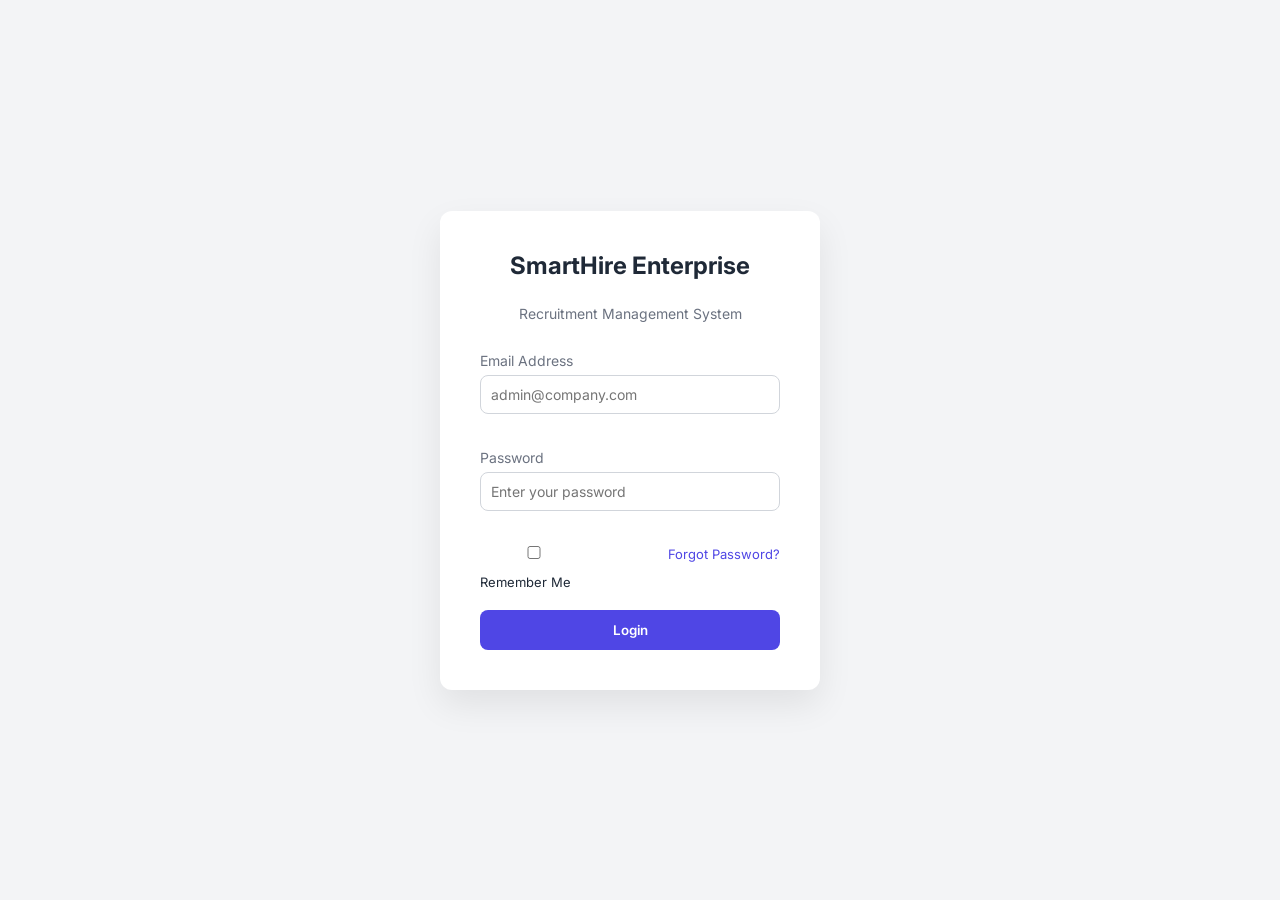
<file: index.html>
<!DOCTYPE html>
<html>
<head>
    <title>SmartHire Enterprise - Login</title>
    <link rel="stylesheet" href="style.css">
</head>
<body class="login-body">

<div class="login-container">

    <div class="login-card">
        <h2 class="logo">SmartHire Enterprise</h2>
        <p class="subtitle">Recruitment Management System</p>

        <form action="dashboard.html">

            <div class="form-group">
                <label>Email Address</label>
                <input type="email" placeholder="admin@company.com" required>
            </div>

            <div class="form-group">
                <label>Password</label>
                <input type="password" placeholder="Enter your password" required>
            </div>

            <div class="login-options">
                <label>
                    <input type="checkbox"> Remember Me
                </label>
                <a href="forgot-password.html">Forgot Password?</a>
            </div>

            <button type="submit" class="login-btn">Login</button>

        </form>

    </div>

</div>

</body>
</html>
</file>
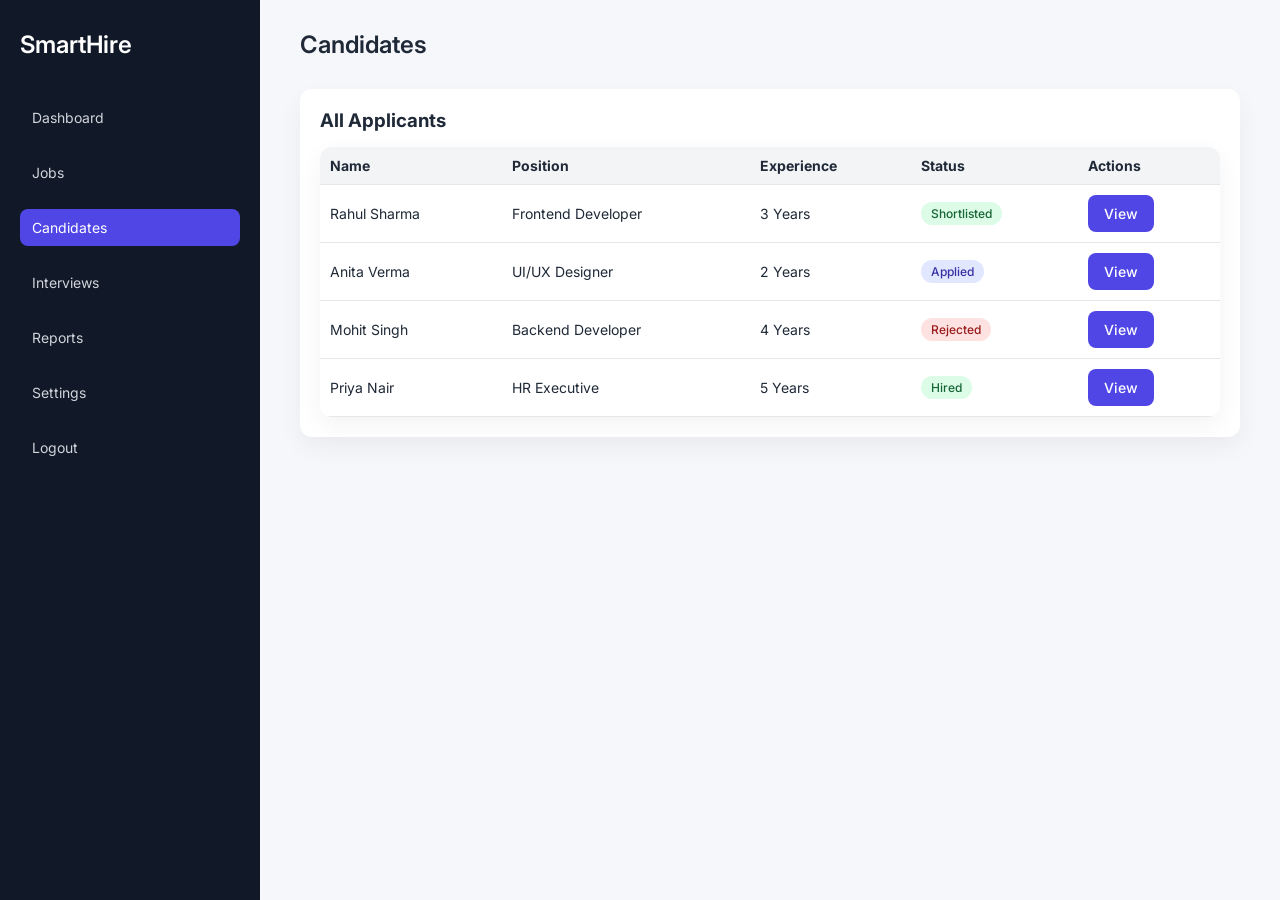
<file: candidates.html>
<!DOCTYPE html>
<html>
<head>
    <title>Candidates - SmartHire Enterprise</title>
    <link rel="stylesheet" href="style.css">
</head>
<body>

<div class="dashboard-layout">

    <!-- SIDEBAR -->
    <div class="sidebar">
        <h2>SmartHire</h2>

        <ul>
            <li><a href="dashboard.html">Dashboard</a></li>
            <li><a href="jobs.html">Jobs</a></li>
            <li><a href="candidates.html" class="active">Candidates</a></li>
            <li><a href="interviews.html">Interviews</a></li>
            <li><a href="reports.html">Reports</a></li>
            <li><a href="settings.html">Settings</a></li>
            <li><a href="index.html">Logout</a></li>
        </ul>
    </div>

    <!-- MAIN -->
    <div class="main-content">

        <div class="topbar">
            <h2>Candidates</h2>
        </div>

        <div class="table-card">
            <h3>All Applicants</h3>

            <table>
                <tr>
                    <th>Name</th>
                    <th>Position</th>
                    <th>Experience</th>
                    <th>Status</th>
                    <th>Actions</th>
                </tr>

                <tr>
                    <td>Rahul Sharma</td>
                    <td>Frontend Developer</td>
                    <td>3 Years</td>
                    <td><span class="status-tag status-open">Shortlisted</span></td>
                    <td>
                        <button class="add-job-btn">View</button>
                    </td>
                </tr>

                <tr>
                    <td>Anita Verma</td>
                    <td>UI/UX Designer</td>
                    <td>2 Years</td>
                    <td><span class="status-tag status-draft">Applied</span></td>
                    <td>
                        <button class="add-job-btn">View</button>
                    </td>
                </tr>

                <tr>
                    <td>Mohit Singh</td>
                    <td>Backend Developer</td>
                    <td>4 Years</td>
                    <td><span class="status-tag status-closed">Rejected</span></td>
                    <td>
                        <button class="add-job-btn">View</button>
                    </td>
                </tr>

                <tr>
                    <td>Priya Nair</td>
                    <td>HR Executive</td>
                    <td>5 Years</td>
                    <td><span class="status-tag status-open">Hired</span></td>
                    <td>
                        <button class="add-job-btn">View</button>
                    </td>
                </tr>

            </table>
        </div>

    </div>

</div>

</body>
</html>
</file>
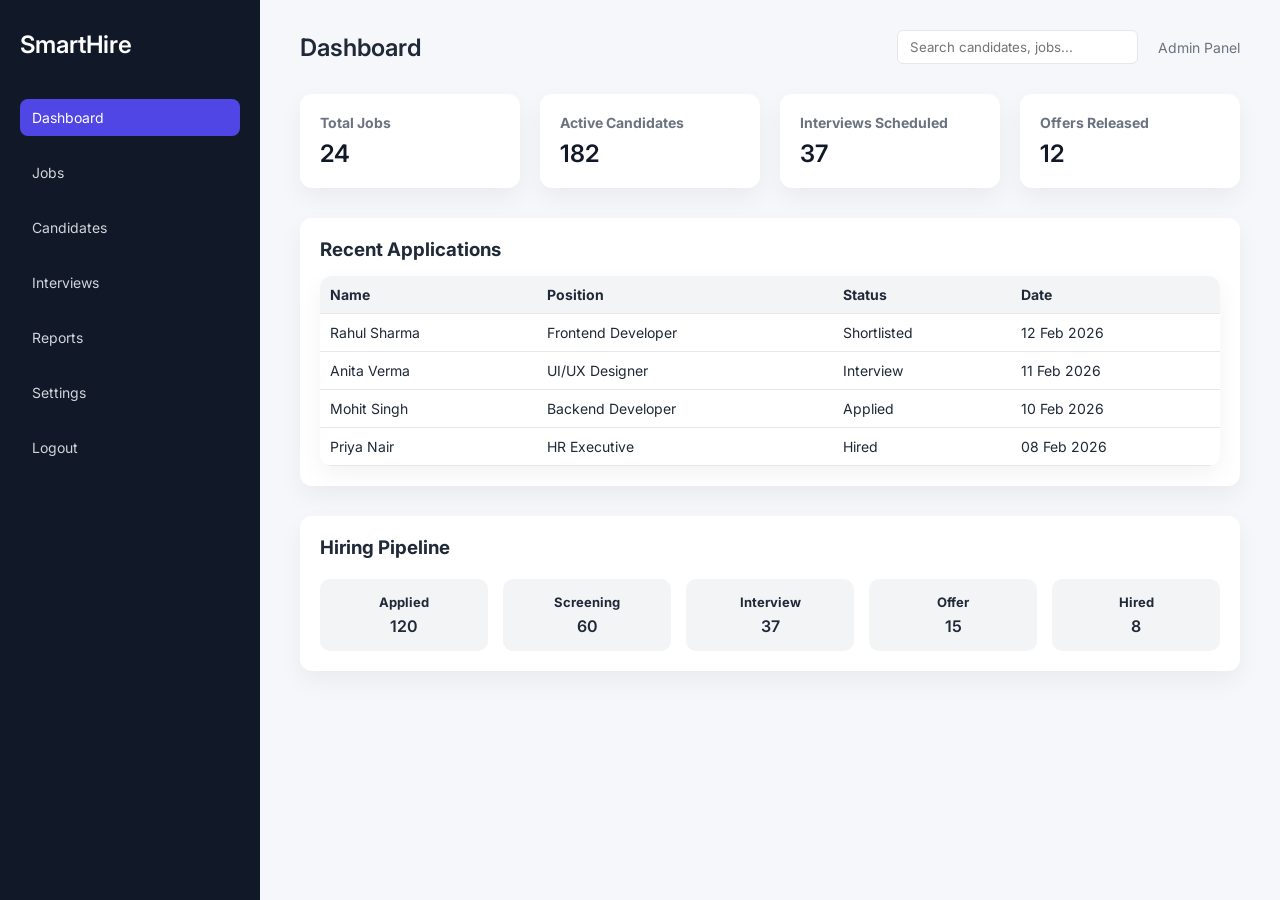
<file: dashboard.html>
<!DOCTYPE html>
<html>
<head>
    <title>Dashboard - SmartHire Enterprise</title>
    <link rel="stylesheet" href="style.css">
</head>
<body>

<div class="dashboard-layout">

    <!-- SIDEBAR -->
    <div class="sidebar">
        <h2>SmartHire</h2>

        <ul>
            <li><a href="dashboard.html" class="active">Dashboard</a></li>
            <li><a href="jobs.html">Jobs</a></li>
            <li><a href="candidates.html">Candidates</a></li>
            <li><a href="interviews.html">Interviews</a></li>
            <li><a href="reports.html">Reports</a></li>
            <li><a href="settings.html">Settings</a></li>
            <li><a href="index.html">Logout</a></li>
        </ul>
    </div>

    <!-- MAIN CONTENT -->
    <div class="main-content">

        <!-- TOPBAR -->
        <div class="topbar">
            <h2>Dashboard</h2>

            <div style="display:flex; align-items:center; gap:20px;">
                <div class="search-box">
                    <input type="text" placeholder="Search candidates, jobs...">
                </div>
                <div class="profile-area">
                    Admin Panel
                </div>
            </div>
        </div>

        <!-- STATS SECTION -->
        <div class="stats-grid">

            <div class="stat-card">
                <h4>Total Jobs</h4>
                <h2>24</h2>
            </div>

            <div class="stat-card">
                <h4>Active Candidates</h4>
                <h2>182</h2>
            </div>

            <div class="stat-card">
                <h4>Interviews Scheduled</h4>
                <h2>37</h2>
            </div>

            <div class="stat-card">
                <h4>Offers Released</h4>
                <h2>12</h2>
            </div>

        </div>

        <!-- RECENT APPLICATIONS TABLE -->
        <div class="table-card">
            <h3>Recent Applications</h3>

            <table>
                <tr>
                    <th>Name</th>
                    <th>Position</th>
                    <th>Status</th>
                    <th>Date</th>
                </tr>

                <tr>
                    <td>Rahul Sharma</td>
                    <td>Frontend Developer</td>
                    <td>Shortlisted</td>
                    <td>12 Feb 2026</td>
                </tr>

                <tr>
                    <td>Anita Verma</td>
                    <td>UI/UX Designer</td>
                    <td>Interview</td>
                    <td>11 Feb 2026</td>
                </tr>

                <tr>
                    <td>Mohit Singh</td>
                    <td>Backend Developer</td>
                    <td>Applied</td>
                    <td>10 Feb 2026</td>
                </tr>

                <tr>
                    <td>Priya Nair</td>
                    <td>HR Executive</td>
                    <td>Hired</td>
                    <td>08 Feb 2026</td>
                </tr>

            </table>
        </div>

        <!-- HIRING PIPELINE -->
        <div class="pipeline">
            <h3>Hiring Pipeline</h3>

            <div class="pipeline-steps">

                <div class="step">
                    <h4>Applied</h4>
                    <p>120</p>
                </div>

                <div class="step">
                    <h4>Screening</h4>
                    <p>60</p>
                </div>

                <div class="step">
                    <h4>Interview</h4>
                    <p>37</p>
                </div>

                <div class="step">
                    <h4>Offer</h4>
                    <p>15</p>
                </div>

                <div class="step">
                    <h4>Hired</h4>
                    <p>8</p>
                </div>

            </div>
        </div>

    </div>
</div>

</body>
</html>
</file>
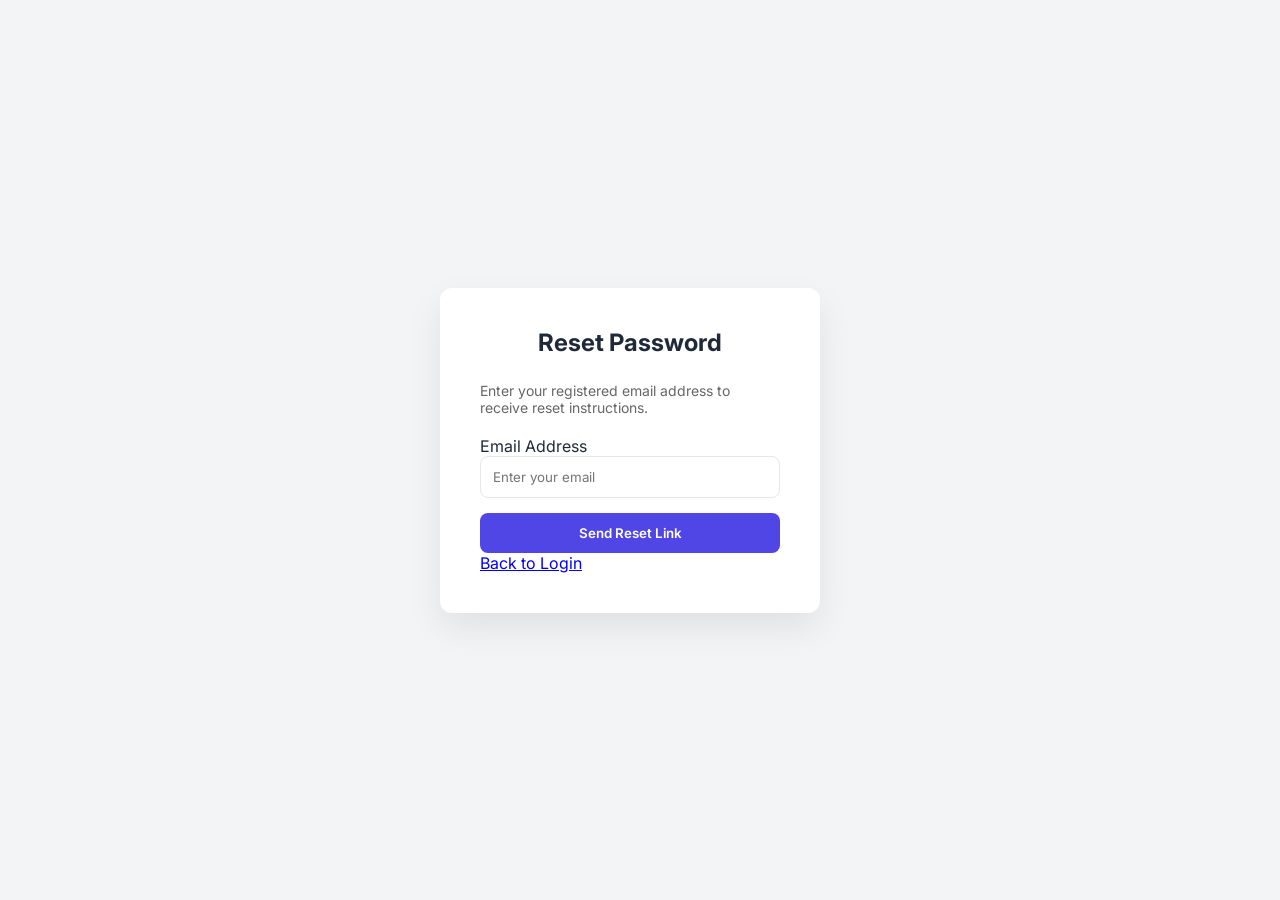
<file: forgot-password.html>
<!DOCTYPE html>
<html>
<head>
    <title>Reset Password | SmartHire Enterprise</title>
    <link rel="stylesheet" href="style.css">
</head>
<body class="login-body">

<div class="login-container">
    <div class="login-card">
        <h2>Reset Password</h2>
        <p style="margin-bottom:20px; font-size:14px; color:#666;">
            Enter your registered email address to receive reset instructions.
        </p>

        <form action="reset-success.html">
            <div class="input-group">
                <label>Email Address</label>
                <input type="email" placeholder="Enter your email" required>
            </div>

            <button class="btn-primary">Send Reset Link</button>
        </form>

        <div class="extra-links">
            <a href="index.html">Back to Login</a>
        </div>
    </div>
</div>

</body>
</html>
</file>
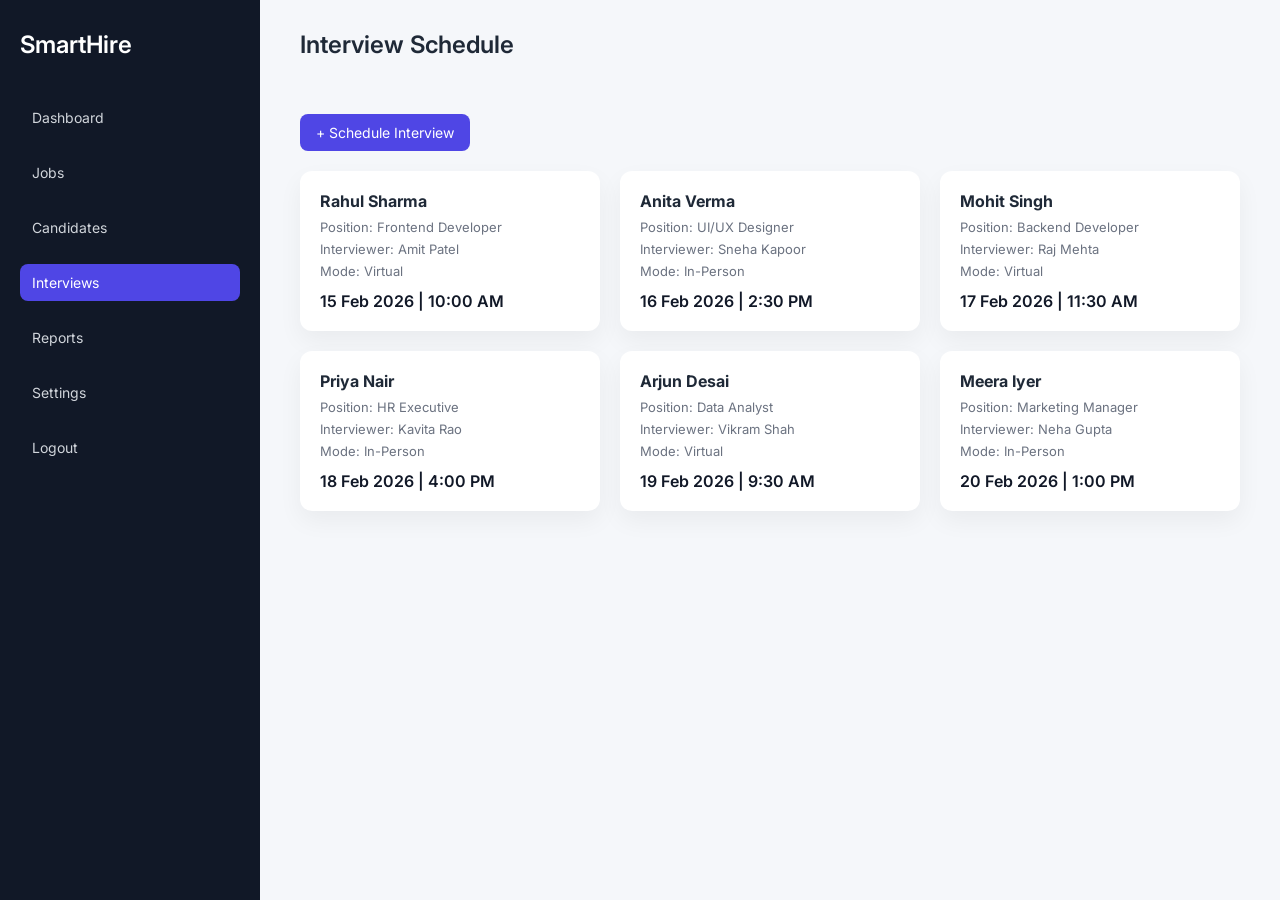
<file: interviews.html>
<!DOCTYPE html>
<html>
<head>
    <title>Interviews - SmartHire Enterprise</title>
    <link rel="stylesheet" href="style.css">
</head>
<body>

<div class="dashboard-layout">

    <!-- SIDEBAR -->
    <div class="sidebar">
        <h2>SmartHire</h2>

        <ul>
            <li><a href="dashboard.html">Dashboard</a></li>
            <li><a href="jobs.html">Jobs</a></li>
            <li><a href="candidates.html">Candidates</a></li>
            <li><a href="interviews.html" class="active">Interviews</a></li>
            <li><a href="reports.html">Reports</a></li>
            <li><a href="settings.html">Settings</a></li>
            <li><a href="index.html">Logout</a></li>
        </ul>
    </div>

    <!-- MAIN CONTENT -->
    <div class="main-content">

        <div class="topbar">
            <h2>Interview Schedule</h2>
        </div>

        <button class="schedule-btn">+ Schedule Interview</button>

        <br><br>

        <div class="interview-grid">

            <div class="interview-card">
                <h3>Rahul Sharma</h3>
                <p>Position: Frontend Developer</p>
                <p>Interviewer: Amit Patel</p>
                <p>Mode: Virtual</p>
                <div class="interview-date">15 Feb 2026 | 10:00 AM</div>
            </div>

            <div class="interview-card">
                <h3>Anita Verma</h3>
                <p>Position: UI/UX Designer</p>
                <p>Interviewer: Sneha Kapoor</p>
                <p>Mode: In-Person</p>
                <div class="interview-date">16 Feb 2026 | 2:30 PM</div>
            </div>

            <div class="interview-card">
                <h3>Mohit Singh</h3>
                <p>Position: Backend Developer</p>
                <p>Interviewer: Raj Mehta</p>
                <p>Mode: Virtual</p>
                <div class="interview-date">17 Feb 2026 | 11:30 AM</div>
            </div>

            <div class="interview-card">
                <h3>Priya Nair</h3>
                <p>Position: HR Executive</p>
                <p>Interviewer: Kavita Rao</p>
                <p>Mode: In-Person</p>
                <div class="interview-date">18 Feb 2026 | 4:00 PM</div>
            </div>

            <div class="interview-card">
                <h3>Arjun Desai</h3>
                <p>Position: Data Analyst</p>
                <p>Interviewer: Vikram Shah</p>
                <p>Mode: Virtual</p>
                <div class="interview-date">19 Feb 2026 | 9:30 AM</div>
            </div>

            <div class="interview-card">
                <h3>Meera Iyer</h3>
                <p>Position: Marketing Manager</p>
                <p>Interviewer: Neha Gupta</p>
                <p>Mode: In-Person</p>
                <div class="interview-date">20 Feb 2026 | 1:00 PM</div>
            </div>

        </div>

    </div>

</div>

</body>
</html>
</file>
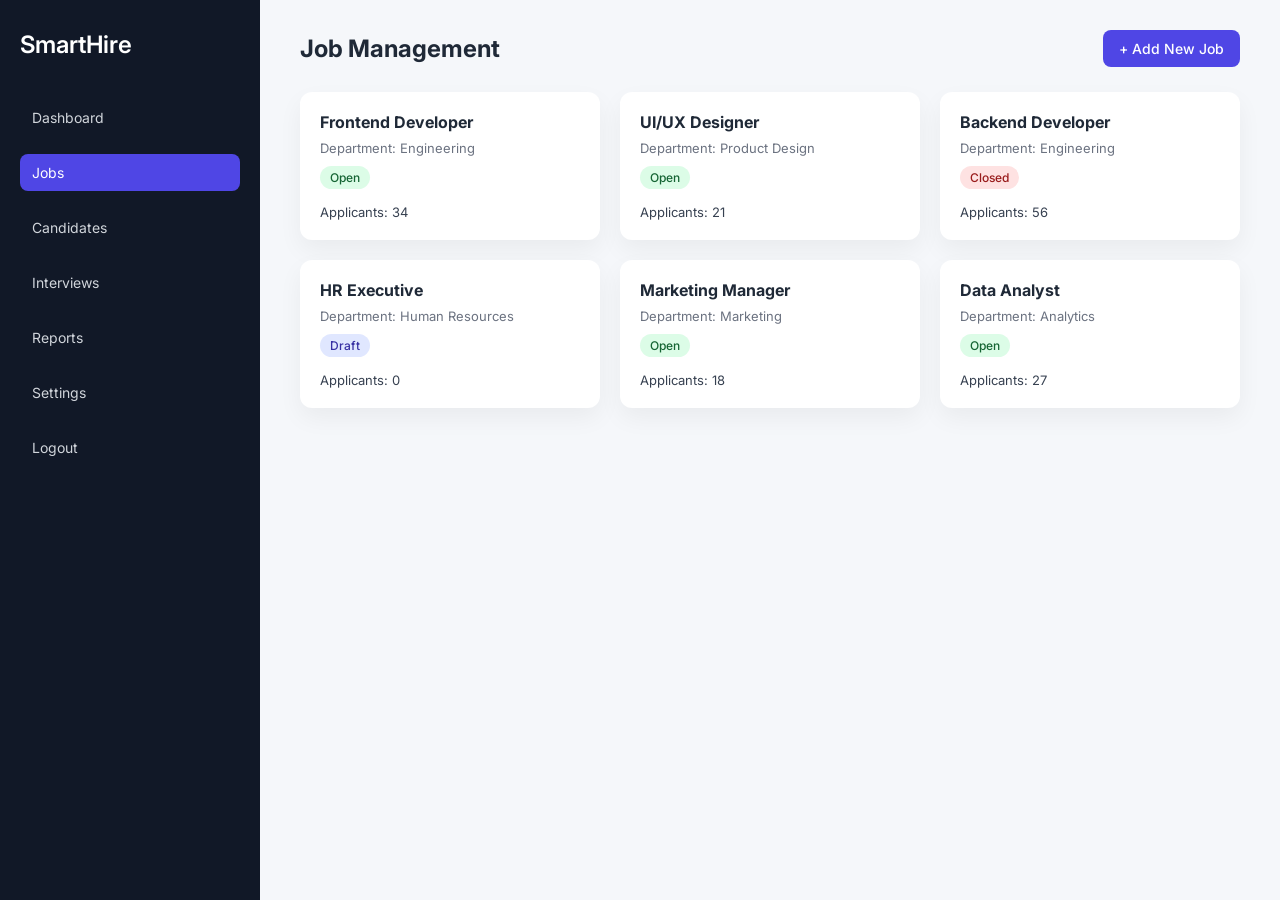
<file: jobs.html>
<!DOCTYPE html>
<html>
<head>
    <title>Jobs - SmartHire Enterprise</title>
    <link rel="stylesheet" href="style.css">
</head>
<body>

<div class="dashboard-layout">

    <!-- SIDEBAR -->
    <div class="sidebar">
        <h2>SmartHire</h2>

        <ul>
            <li><a href="dashboard.html">Dashboard</a></li>
            <li><a href="jobs.html" class="active">Jobs</a></li>
            <li><a href="candidates.html">Candidates</a></li>
            <li><a href="interviews.html">Interviews</a></li>
            <li><a href="reports.html">Reports</a></li>
            <li><a href="settings.html">Settings</a></li>
            <li><a href="index.html">Logout</a></li>
        </ul>
    </div>

    <!-- MAIN CONTENT -->
    <div class="main-content">

        <div class="jobs-header">
            <h2>Job Management</h2>
            <label for="jobModal" class="add-job-btn">+ Add New Job</label>
<input type="checkbox" id="jobModal" class="modal-toggle">

<div class="modal">
    <div class="modal-content">
        <h3>Add New Job</h3>

        <input type="text" placeholder="Job Title">
        <input type="text" placeholder="Department">
        
        <select>
            <option>Status</option>
            <option>Open</option>
            <option>Closed</option>
            <option>Draft</option>
        </select>

        <label for="jobModal" class="add-job-btn">Save Job</label>
    </div>
</div>
        </div>

        <div class="jobs-grid">

            <div class="job-card">
                <h3>Frontend Developer</h3>
                <p>Department: Engineering</p>
                <span class="status-tag status-open">Open</span>
                <div class="job-footer">
                    Applicants: 34
                </div>
            </div>

            <div class="job-card">
                <h3>UI/UX Designer</h3>
                <p>Department: Product Design</p>
                <span class="status-tag status-open">Open</span>
                <div class="job-footer">
                    Applicants: 21
                </div>
            </div>

            <div class="job-card">
                <h3>Backend Developer</h3>
                <p>Department: Engineering</p>
                <span class="status-tag status-closed">Closed</span>
                <div class="job-footer">
                    Applicants: 56
                </div>
            </div>

            <div class="job-card">
                <h3>HR Executive</h3>
                <p>Department: Human Resources</p>
                <span class="status-tag status-draft">Draft</span>
                <div class="job-footer">
                    Applicants: 0
                </div>
            </div>

            <div class="job-card">
                <h3>Marketing Manager</h3>
                <p>Department: Marketing</p>
                <span class="status-tag status-open">Open</span>
                <div class="job-footer">
                    Applicants: 18
                </div>
            </div>

            <div class="job-card">
                <h3>Data Analyst</h3>
                <p>Department: Analytics</p>
                <span class="status-tag status-open">Open</span>
                <div class="job-footer">
                    Applicants: 27
                </div>
            </div>

        </div>

    </div>

</div>

</body>
</html>
</file>
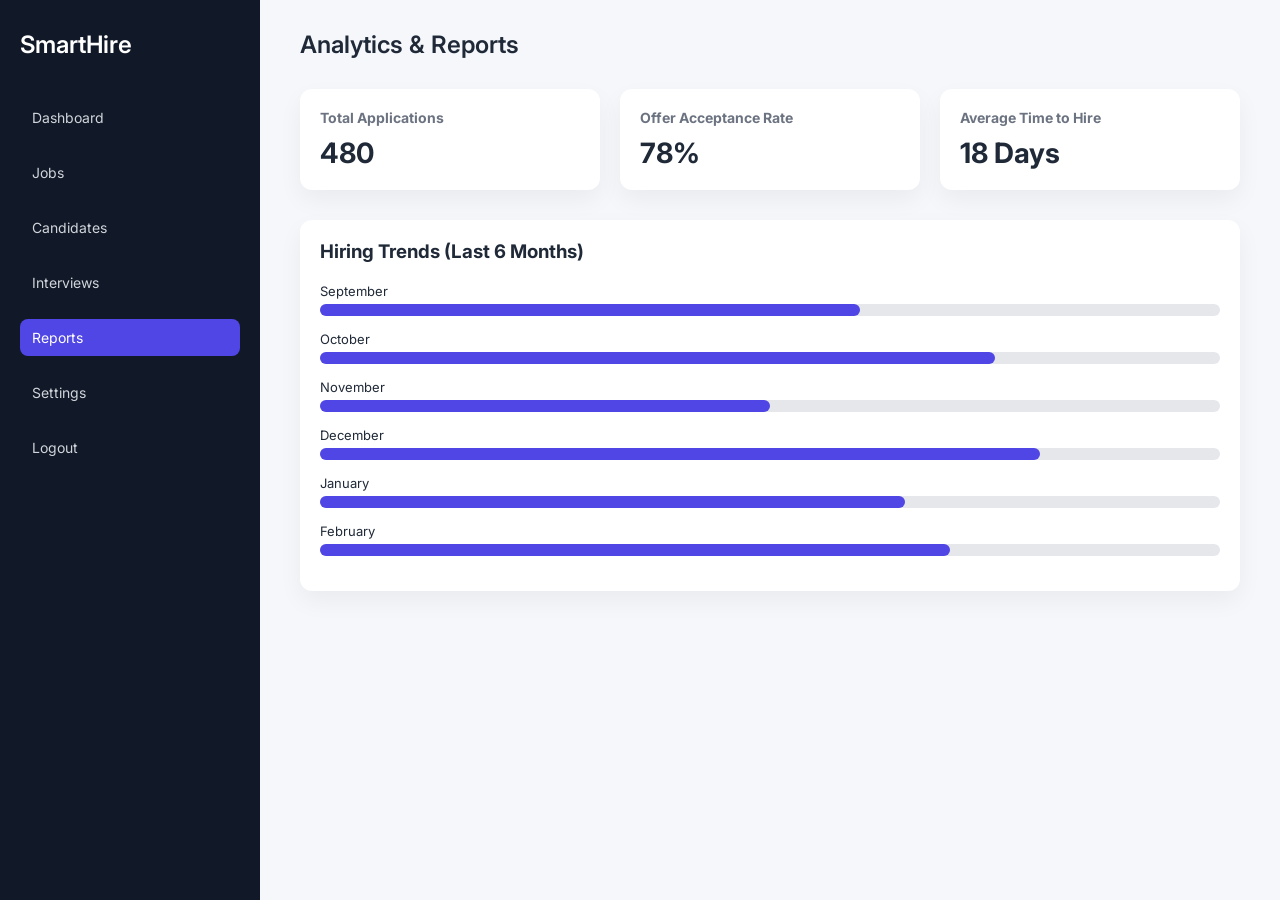
<file: reports.html>
<!DOCTYPE html>
<html>
<head>
    <title>Reports - SmartHire Enterprise</title>
    <link rel="stylesheet" href="style.css">
</head>
<body>

<div class="dashboard-layout">

    <!-- SIDEBAR -->
    <div class="sidebar">
        <h2>SmartHire</h2>

        <ul>
            <li><a href="dashboard.html">Dashboard</a></li>
            <li><a href="jobs.html">Jobs</a></li>
            <li><a href="candidates.html">Candidates</a></li>
            <li><a href="interviews.html">Interviews</a></li>
            <li><a href="reports.html" class="active">Reports</a></li>
            <li><a href="settings.html">Settings</a></li>
            <li><a href="index.html">Logout</a></li>
        </ul>
    </div>

    <!-- MAIN CONTENT -->
    <div class="main-content">

        <div class="topbar">
            <h2>Analytics & Reports</h2>
        </div>

        <!-- METRICS -->
        <div class="report-grid">

            <div class="report-card">
                <h4>Total Applications</h4>
                <h2>480</h2>
            </div>

            <div class="report-card">
                <h4>Offer Acceptance Rate</h4>
                <h2>78%</h2>
            </div>

            <div class="report-card">
                <h4>Average Time to Hire</h4>
                <h2>18 Days</h2>
            </div>

        </div>

        <!-- HIRING TRENDS -->
        <div class="chart-card">
            <h3>Hiring Trends (Last 6 Months)</h3>

            <div class="chart-bar">
                <span>September</span>
                <div class="bar-bg">
                    <div class="bar-fill" style="width:60%;"></div>
                </div>
            </div>

            <div class="chart-bar">
                <span>October</span>
                <div class="bar-bg">
                    <div class="bar-fill" style="width:75%;"></div>
                </div>
            </div>

            <div class="chart-bar">
                <span>November</span>
                <div class="bar-bg">
                    <div class="bar-fill" style="width:50%;"></div>
                </div>
            </div>

            <div class="chart-bar">
                <span>December</span>
                <div class="bar-bg">
                    <div class="bar-fill" style="width:80%;"></div>
                </div>
            </div>

            <div class="chart-bar">
                <span>January</span>
                <div class="bar-bg">
                    <div class="bar-fill" style="width:65%;"></div>
                </div>
            </div>

            <div class="chart-bar">
                <span>February</span>
                <div class="bar-bg">
                    <div class="bar-fill" style="width:70%;"></div>
                </div>
            </div>

        </div>

    </div>

</div>

</body>
</html>
</file>
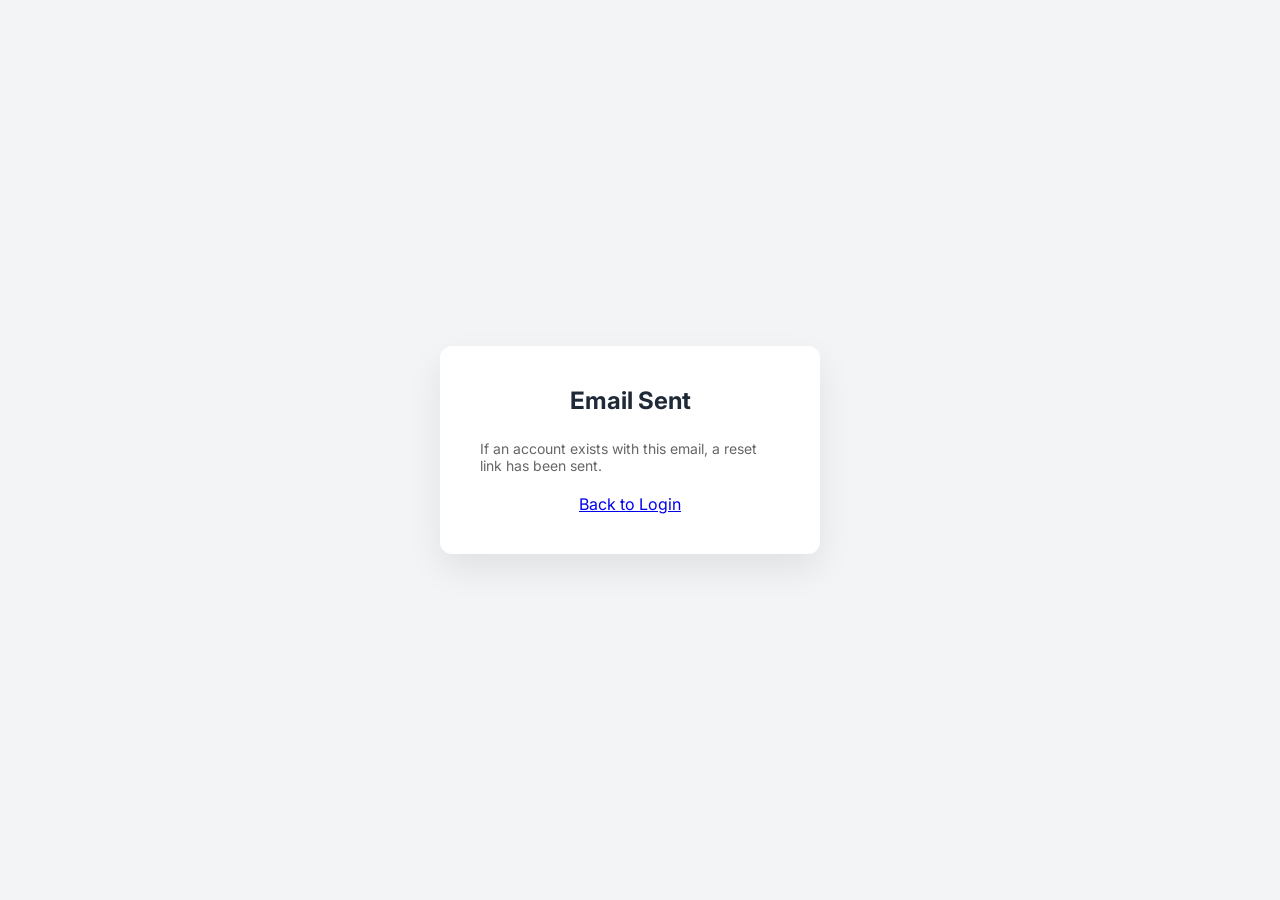
<file: reset-success.html>
<!DOCTYPE html>
<html>
<head>
    <title>Reset Link Sent | SmartHire</title>
    <link rel="stylesheet" href="style.css">
</head>
<body class="login-body">

<div class="login-container">
    <div class="login-card">
        <h2>Email Sent</h2>
        <p style="margin-bottom:20px; font-size:14px; color:#666;">
            If an account exists with this email, a reset link has been sent.
        </p>

        <a href="index.html" class="btn-primary" style="display:block; text-align:center;">
            Back to Login
        </a>
    </div>
</div>

</body>

</html>
</file>
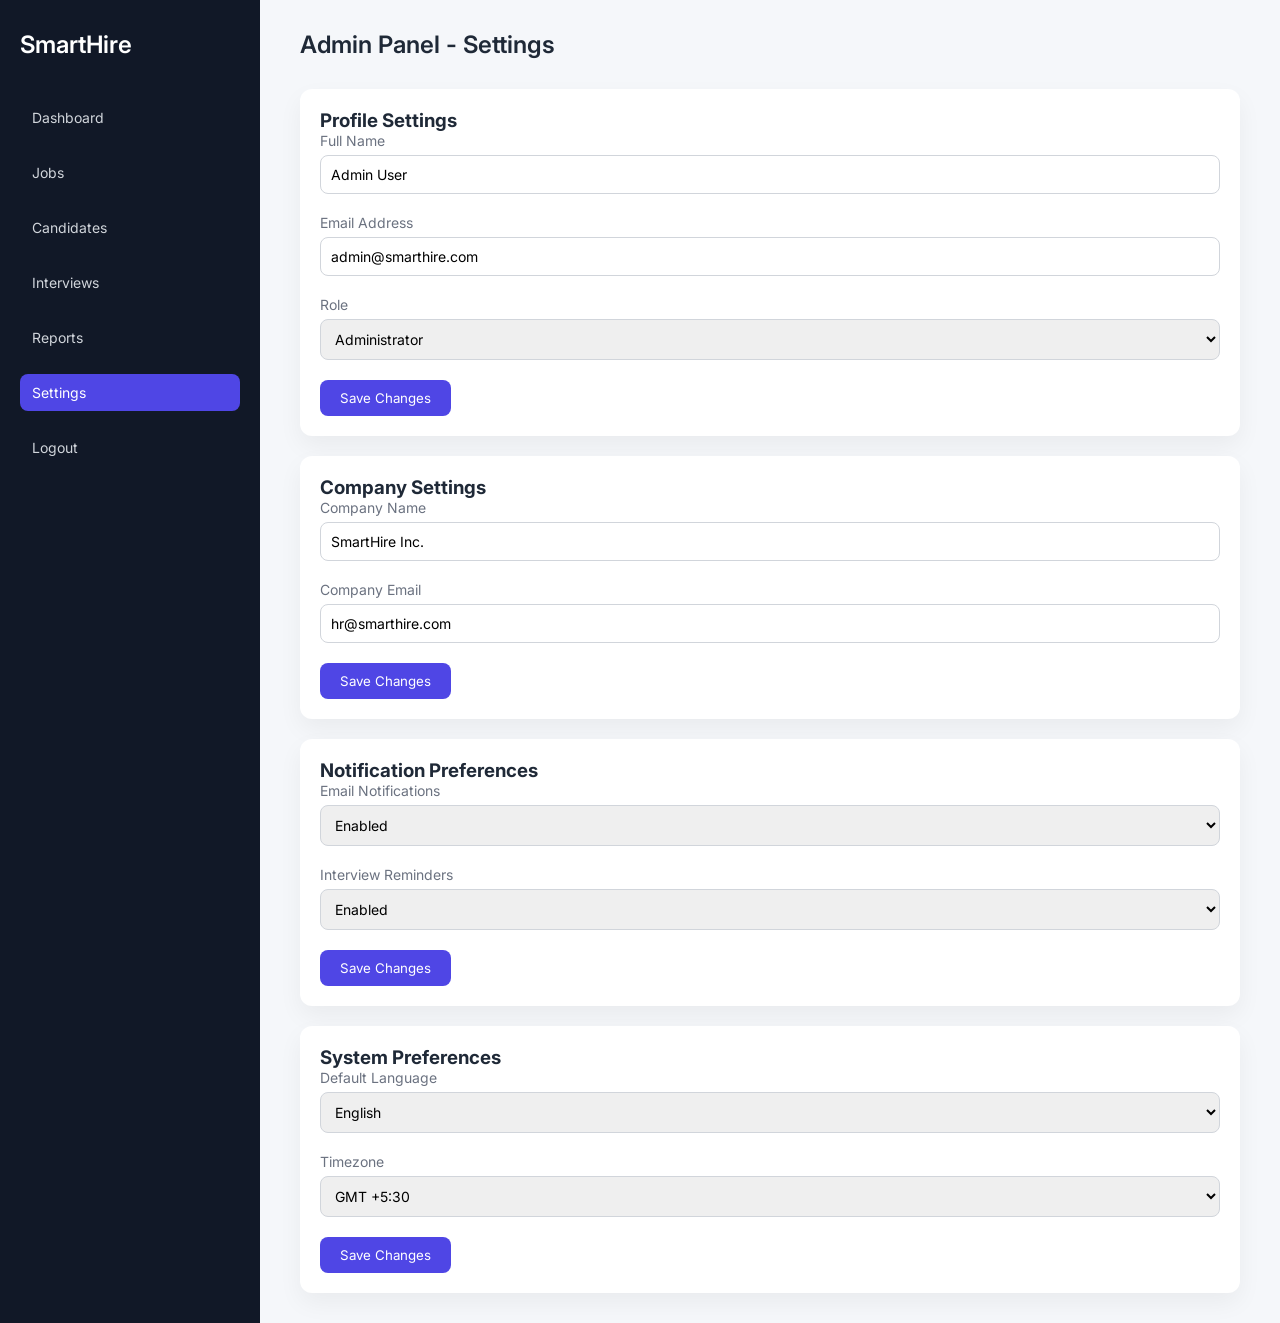
<file: settings.html>
<!DOCTYPE html>
<html>
<head>
    <title>Settings - SmartHire Enterprise</title>
    <link rel="stylesheet" href="style.css">
</head>
<body>

<div class="dashboard-layout">

    <!-- SIDEBAR -->
    <div class="sidebar">
        <h2>SmartHire</h2>

        <ul>
            <li><a href="dashboard.html">Dashboard</a></li>
            <li><a href="jobs.html">Jobs</a></li>
            <li><a href="candidates.html">Candidates</a></li>
            <li><a href="interviews.html">Interviews</a></li>
            <li><a href="reports.html">Reports</a></li>
            <li><a href="settings.html" class="active">Settings</a></li>
            <li><a href="index.html">Logout</a></li>
        </ul>
    </div>

    <!-- MAIN CONTENT -->
    <div class="main-content">

        <div class="topbar">
            <h2>Admin Panel - Settings</h2>
        </div>

        <!-- PROFILE SETTINGS -->
        <div class="report-card">
            <h3>Profile Settings</h3>

            <div class="form-group">
                <label>Full Name</label>
                <input type="text" value="Admin User">
            </div>

            <div class="form-group">
                <label>Email Address</label>
                <input type="email" value="admin@smarthire.com">
            </div>

            <div class="form-group">
                <label>Role</label>
                <select>
                    <option>Administrator</option>
                    <option>HR Manager</option>
                    <option>Recruiter</option>
                </select>
            </div>

            <button class="save-btn">Save Changes</button>
        </div>

        <br>

        <!-- COMPANY SETTINGS -->
        <div class="report-card">
            <h3>Company Settings</h3>

            <div class="form-group">
                <label>Company Name</label>
                <input type="text" value="SmartHire Inc.">
            </div>

            <div class="form-group">
                <label>Company Email</label>
                <input type="email" value="hr@smarthire.com">
            </div>

            <button class="save-btn">Save Changes</button>
        </div>

        <br>

        <!-- NOTIFICATION SETTINGS -->
        <div class="report-card">
            <h3>Notification Preferences</h3>

            <div class="form-group">
                <label>Email Notifications</label>
                <select>
                    <option>Enabled</option>
                    <option>Disabled</option>
                </select>
            </div>

            <div class="form-group">
                <label>Interview Reminders</label>
                <select>
                    <option>Enabled</option>
                    <option>Disabled</option>
                </select>
            </div>

            <button class="save-btn">Save Changes</button>
        </div>

        <br>

        <!-- SYSTEM SETTINGS -->
        <div class="report-card">
            <h3>System Preferences</h3>

            <div class="form-group">
                <label>Default Language</label>
                <select>
                    <option>English</option>
                    <option>Spanish</option>
                </select>
            </div>

            <div class="form-group">
                <label>Timezone</label>
                <select>
                    <option>GMT +5:30</option>
                    <option>GMT +0</option>
                </select>
            </div>

            <button class="save-btn">Save Changes</button>
        </div>

    </div>

</div>

</body>
</html>
</file>
<file: style.css>
@import url('https://fonts.googleapis.com/css2?family=Inter:wght@400;500;600;700&display=swap');

*{
    margin:0;
    padding:0;
    box-sizing:border-box;
    font-family:'Inter',sans-serif;
}

body{
    background:#f5f7fa;
    color:#1f2937;
}

/* LOGIN */
.login-wrapper{
    height:100vh;
    display:flex;
    justify-content:center;
    align-items:center;
}

.login-card{
    width:380px;
    background:#fff;
    padding:40px;
    border-radius:12px;
    box-shadow:0 15px 40px rgba(0,0,0,0.08);
}

.login-card h2{
    margin-bottom:25px;
    text-align:center;
}

.login-card input{
    width:100%;
    padding:12px;
    margin-bottom:15px;
    border:1px solid #e5e7eb;
    border-radius:8px;
}

.login-card .row{
    display:flex;
    justify-content:space-between;
    font-size:13px;
    margin-bottom:15px;
}

.login-card button{
    width:100%;
    padding:12px;
    background:#4f46e5;
    color:white;
    border:none;
    border-radius:8px;
    cursor:pointer;
    font-weight:600;
}

.login-card button:hover{
    background:#4338ca;
}
/* ===== LOGIN PAGE ===== */

.login-body{
    margin:0;
    font-family: 'Poppins', sans-serif;
    background:#f3f4f6;
    display:flex;
    justify-content:center;
    align-items:center;
    height:100vh;
}

.login-container{
    width:100%;
    max-width:400px;
}

.login-card{
    background:white;
    padding:40px;
    border-radius:12px;
    box-shadow:0 15px 35px rgba(0,0,0,0.08);
}

.logo{
    text-align:center;
    margin-bottom:5px;
}

.subtitle{
    text-align:center;
    color:#6b7280;
    font-size:14px;
    margin-bottom:30px;
}

.login-options{
    display:flex;
    justify-content:space-between;
    font-size:13px;
    margin-bottom:20px;
}

.login-options a{
    text-decoration:none;
    color:#4f46e5;
}

.login-btn{
    width:100%;
    background:#4f46e5;
    color:white;
    padding:12px;
    border:none;
    border-radius:8px;
    cursor:pointer;
    font-weight:600;
}
/* LAYOUT */
.layout{
    display:flex;
    min-height:100vh;
}

/* SIDEBAR */
.sidebar{
    width:250px;
    background:#111827;
    color:white;
    padding:25px;
}

.sidebar h2{
    margin-bottom:40px;
}

.sidebar ul{
    list-style:none;
}

.sidebar ul li{
    margin-bottom:15px;
}

.sidebar ul li a{
    text-decoration:none;
    color:#d1d5db;
    padding:10px;
    display:block;
    border-radius:8px;
}

.sidebar ul li a:hover,
.sidebar ul li a.active{
    background:#4f46e5;
    color:white;
}

/* MAIN */
.main{
    flex:1;
    padding:25px 40px;
}

/* TOPBAR */
.topbar{
    display:flex;
    justify-content:space-between;
    align-items:center;
    margin-bottom:25px;
}

.search-bar input{
    padding:8px 12px;
    border:1px solid #e5e7eb;
    border-radius:6px;
}

/* CARDS */
.cards{
    display:grid;
    grid-template-columns:repeat(4,1fr);
    gap:20px;
    margin-bottom:30px;
}

.card{
    background:white;
    padding:20px;
    border-radius:12px;
    box-shadow:0 8px 25px rgba(0,0,0,0.05);
}

.card h4{
    font-size:14px;
    color:#6b7280;
}

.card p{
    font-size:30px;
    font-weight:700;
}

/* TABLE */
table{
    width:100%;
    border-collapse:collapse;
    background:white;
    border-radius:12px;
    overflow:hidden;
    box-shadow:0 8px 25px rgba(0,0,0,0.05);
}

table th, table td{
    padding:14px;
    text-align:left;
}

table th{
    background:#f3f4f6;
}

table tr{
    border-bottom:1px solid #e5e7eb;
}

/* STATUS */
.status{
    padding:6px 12px;
    border-radius:20px;
    font-size:12px;
    color:white;
}

.open{background:#10b981;}
.closed{background:#ef4444;}
.draft{background:#9ca3af;}
.shortlisted{background:#3b82f6;}
.rejected{background:#f59e0b;}
.hired{background:#10b981;}

/* JOB GRID */
.job-grid{
    display:grid;
    grid-template-columns:repeat(3,1fr);
    gap:20px;
}

.job-card{
    background:white;
    padding:20px;
    border-radius:12px;
    box-shadow:0 8px 20px rgba(0,0,0,0.05);
}

.job-card h3{
    margin-bottom:10px;
}

/* INTERVIEW GRID */
.interview-grid{
    display:grid;
    grid-template-columns:repeat(2,1fr);
    gap:20px;
}

.interview-card{
    background:white;
    padding:20px;
    border-radius:12px;
    box-shadow:0 8px 20px rgba(0,0,0,0.05);
}

/* REPORT BARS */
.bar{
    height:12px;
    background:#e5e7eb;
    border-radius:20px;
    margin-bottom:15px;
}

.bar-fill{
    height:100%;
    background:#4f46e5;
    border-radius:20px;
}

/* RESPONSIVE */
@media(max-width:1024px){
    .cards{grid-template-columns:repeat(2,1fr);}
    .job-grid{grid-template-columns:repeat(2,1fr);}
}

@media(max-width:768px){
    .sidebar{display:none;}
    .cards{grid-template-columns:1fr;}
    .job-grid{grid-template-columns:1fr;}
    .interview-grid{grid-template-columns:1fr;}
}
/* ===== DASHBOARD LAYOUT ===== */

.dashboard-layout{
    display:flex;
    min-height:100vh;
}

/* SIDEBAR */
.sidebar{
    width:260px;
    background:#111827;
    color:white;
    padding:30px 20px;
}

.sidebar h2{
    margin-bottom:40px;
    font-weight:600;
}

.sidebar ul{
    list-style:none;
}

.sidebar ul li{
    margin-bottom:18px;
}

.sidebar ul li a{
    text-decoration:none;
    color:#d1d5db;
    padding:10px 12px;
    display:block;
    border-radius:8px;
    font-size:14px;
    transition:0.3s;
}

.sidebar ul li a:hover,
.sidebar ul li a.active{
    background:#4f46e5;
    color:white;
}

/* MAIN AREA */
.main-content{
    flex:1;
    padding:30px 40px;
    background:#f5f7fa;
}

/* TOPBAR */
.topbar{
    display:flex;
    justify-content:space-between;
    align-items:center;
    margin-bottom:30px;
}

.topbar h2{
    font-weight:600;
}

.search-box input{
    padding:8px 12px;
    border:1px solid #e5e7eb;
    border-radius:6px;
}

.profile-area{
    font-size:14px;
    color:#6b7280;
}
/* ===== DASHBOARD CONTENT ===== */

.stats-grid{
    display:grid;
    grid-template-columns:repeat(4, 1fr);
    gap:20px;
    margin-bottom:30px;
}

.stat-card{
    background:white;
    padding:20px;
    border-radius:12px;
    box-shadow:0 10px 25px rgba(0,0,0,0.05);
}

.stat-card h4{
    font-size:14px;
    color:#6b7280;
    margin-bottom:8px;
}

.stat-card h2{
    font-weight:600;
    color:#111827;
}

/* TABLE */

.table-card{
    background:white;
    padding:20px;
    border-radius:12px;
    box-shadow:0 10px 25px rgba(0,0,0,0.05);
    margin-bottom:30px;
}

.table-card h3{
    margin-bottom:15px;
}

table{
    width:100%;
    border-collapse:collapse;
    font-size:14px;
}

table th{
    text-align:left;
    padding:10px;
    background:#f3f4f6;
}

table td{
    padding:10px;
    border-bottom:1px solid #e5e7eb;
}

/* PIPELINE */

.pipeline{
    background:white;
    padding:20px;
    border-radius:12px;
    box-shadow:0 10px 25px rgba(0,0,0,0.05);
}

.pipeline h3{
    margin-bottom:20px;
}

.pipeline-steps{
    display:flex;
    gap:15px;
}

.step{
    flex:1;
    background:#f3f4f6;
    padding:15px;
    border-radius:10px;
    text-align:center;
}

.step h4{
    font-size:13px;
    margin-bottom:6px;
}

.step p{
    font-weight:600;
}
/* ===== JOBS PAGE ===== */

.jobs-header{
    display:flex;
    justify-content:space-between;
    align-items:center;
    margin-bottom:25px;
}

.add-job-btn{
    background:#4f46e5;
    color:white;
    padding:10px 16px;
    border:none;
    border-radius:8px;
    cursor:pointer;
    font-size:14px;
    font-weight:500;
}

.add-job-btn:hover{
    background:#4338ca;
}

.jobs-grid{
    display:grid;
    grid-template-columns:repeat(3, 1fr);
    gap:20px;
}

.job-card{
    background:white;
    padding:20px;
    border-radius:12px;
    box-shadow:0 10px 25px rgba(0,0,0,0.05);
}

.job-card h3{
    margin-bottom:8px;
    font-size:16px;
}

.job-card p{
    font-size:13px;
    color:#6b7280;
    margin-bottom:10px;
}

.status-tag{
    display:inline-block;
    padding:4px 10px;
    border-radius:20px;
    font-size:12px;
    font-weight:500;
}

.status-open{
    background:#dcfce7;
    color:#166534;
}

.status-closed{
    background:#fee2e2;
    color:#991b1b;
}

.status-draft{
    background:#e0e7ff;
    color:#3730a3;
}

.job-footer{
    margin-top:15px;
    font-size:13px;
    color:#374151;
}
/* ===== MODAL ===== */

.modal-toggle{
    display:none;
}

.modal{
    position:fixed;
    top:0;
    left:0;
    width:100%;
    height:100%;
    background:rgba(0,0,0,0.5);
    display:flex;
    justify-content:center;
    align-items:center;
    opacity:0;
    pointer-events:none;
    transition:0.3s;
}

.modal-content{
    background:white;
    width:450px;
    padding:25px;
    border-radius:12px;
}

.modal-content h3{
    margin-bottom:15px;
}

.modal-content input,
.modal-content select{
    width:100%;
    padding:10px;
    margin-bottom:12px;
    border:1px solid #e5e7eb;
    border-radius:6px;
}

.modal-content button{
    background:#4f46e5;
    color:white;
    padding:10px 14px;
    border:none;
    border-radius:6px;
    cursor:pointer;
}

.modal-toggle:checked + .modal{
    opacity:1;
    pointer-events:auto;
}
/* ===== INTERVIEWS PAGE ===== */

.interview-grid{
    display:grid;
    grid-template-columns:repeat(3, 1fr);
    gap:20px;
}

.interview-card{
    background:white;
    padding:20px;
    border-radius:12px;
    box-shadow:0 10px 25px rgba(0,0,0,0.05);
}

.interview-card h3{
    font-size:16px;
    margin-bottom:8px;
}

.interview-card p{
    font-size:13px;
    color:#6b7280;
    margin-bottom:6px;
}

.interview-date{
    margin-top:12px;
    font-weight:600;
    color:#111827;
}

.schedule-btn{
    margin-top:25px;
    background:#4f46e5;
    color:white;
    padding:10px 16px;
    border:none;
    border-radius:8px;
    cursor:pointer;
    font-size:14px;
}
/* ===== REPORTS PAGE ===== */

.report-grid{
    display:grid;
    grid-template-columns:repeat(3, 1fr);
    gap:20px;
    margin-bottom:30px;
}

.report-card{
    background:white;
    padding:20px;
    border-radius:12px;
    box-shadow:0 10px 25px rgba(0,0,0,0.05);
}

.report-card h4{
    font-size:14px;
    color:#6b7280;
    margin-bottom:10px;
}

.report-card h2{
    font-size:28px;
    font-weight:700;
}

.chart-card{
    background:white;
    padding:20px;
    border-radius:12px;
    box-shadow:0 10px 25px rgba(0,0,0,0.05);
}

.chart-card h3{
    margin-bottom:20px;
}

.chart-bar{
    margin-bottom:15px;
}

.chart-bar span{
    display:block;
    font-size:13px;
    margin-bottom:5px;
}

.bar-bg{
    height:12px;
    background:#e5e7eb;
    border-radius:20px;
}

.bar-fill{
    height:100%;
    background:#4f46e5;
    border-radius:20px;
}
/* ===== SETTINGS PAGE ===== */

.settings-container{
    display:grid;
    grid-template-columns: 250px 1fr;
    gap:30px;
}

.settings-menu{
    background:white;
    padding:20px;
    border-radius:12px;
    box-shadow:0 10px 25px rgba(0,0,0,0.05);
}

.settings-menu ul{
    list-style:none;
}

.settings-menu li{
    margin-bottom:15px;
}

.settings-menu a{
    text-decoration:none;
    color:#374151;
    font-size:14px;
}

.settings-menu a.active{
    font-weight:600;
    color:#4f46e5;
}

.settings-content{
    background:white;
    padding:30px;
    border-radius:12px;
    box-shadow:0 10px 25px rgba(0,0,0,0.05);
}

.settings-content h3{
    margin-bottom:20px;
}

.form-group{
    margin-bottom:20px;
}

.form-group label{
    display:block;
    font-size:14px;
    margin-bottom:6px;
    color:#6b7280;
}

.form-group input,
.form-group select{
    width:100%;
    padding:10px;
    border:1px solid #d1d5db;
    border-radius:8px;
    font-size:14px;
}

.save-btn{
    background:#4f46e5;
    color:white;
    padding:10px 20px;
    border:none;
    border-radius:8px;
    cursor:pointer;
}
</file>
